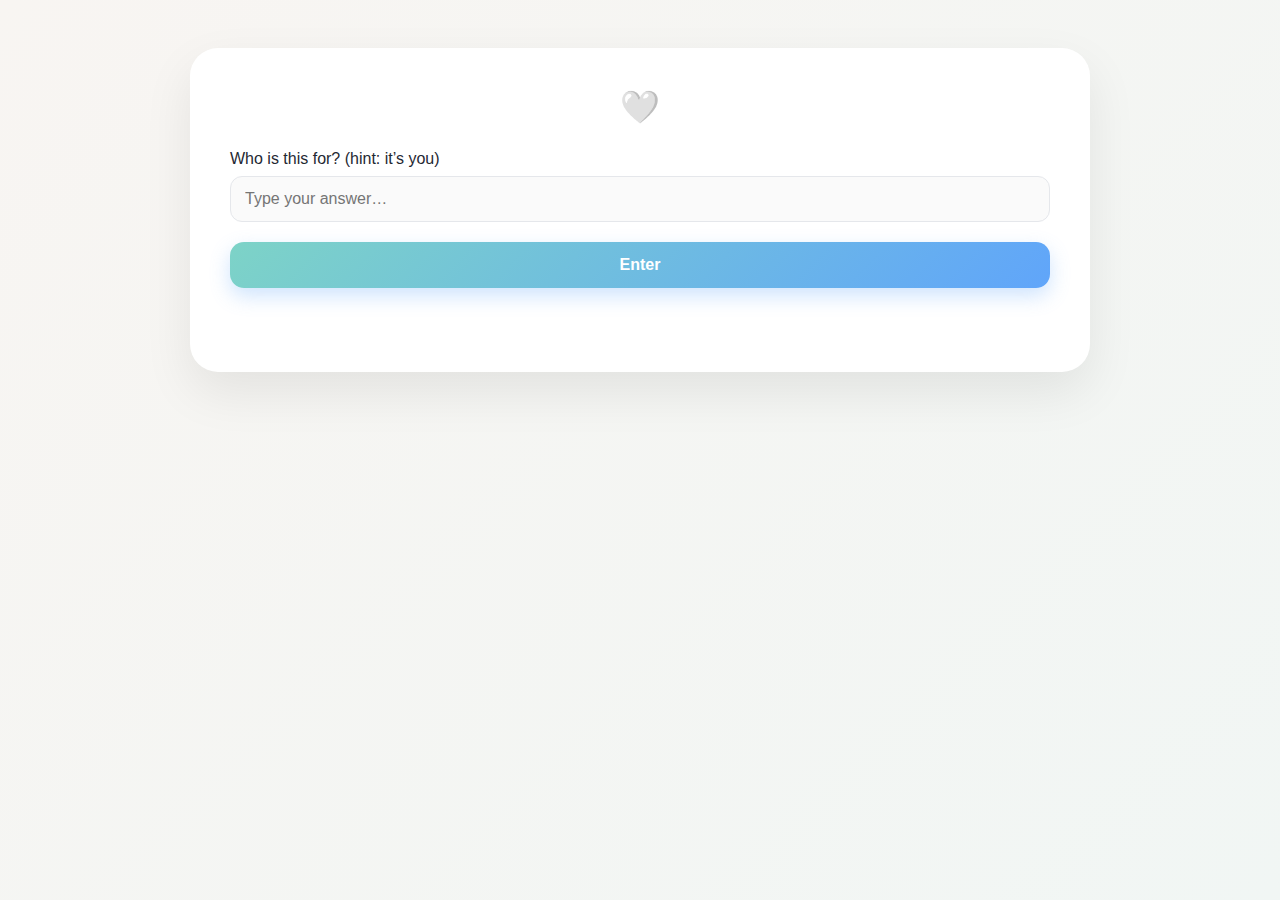
<file: index.html>
<!DOCTYPE html>
<html>
<head>
  <meta charset="UTF-8" />
  <meta name="viewport" content="width=device-width, initial-scale=1" />
  <title>For You 🤍</title>
  <link rel="stylesheet" href="style.css" />
</head>
<body>
<div class="app">
  <h1>🤍</h1>
  <p>Who is this for? (hint: it’s you)</p>
  <input id="answerInput" class="input" placeholder="Type your answer…" />
  <button class="primary" onclick="checkAnswer()">Enter</button>
  <p id="gateMessage" class="subtitle"></p>
</div>

<script src="script.js"></script>
</body>
</html>
</file>
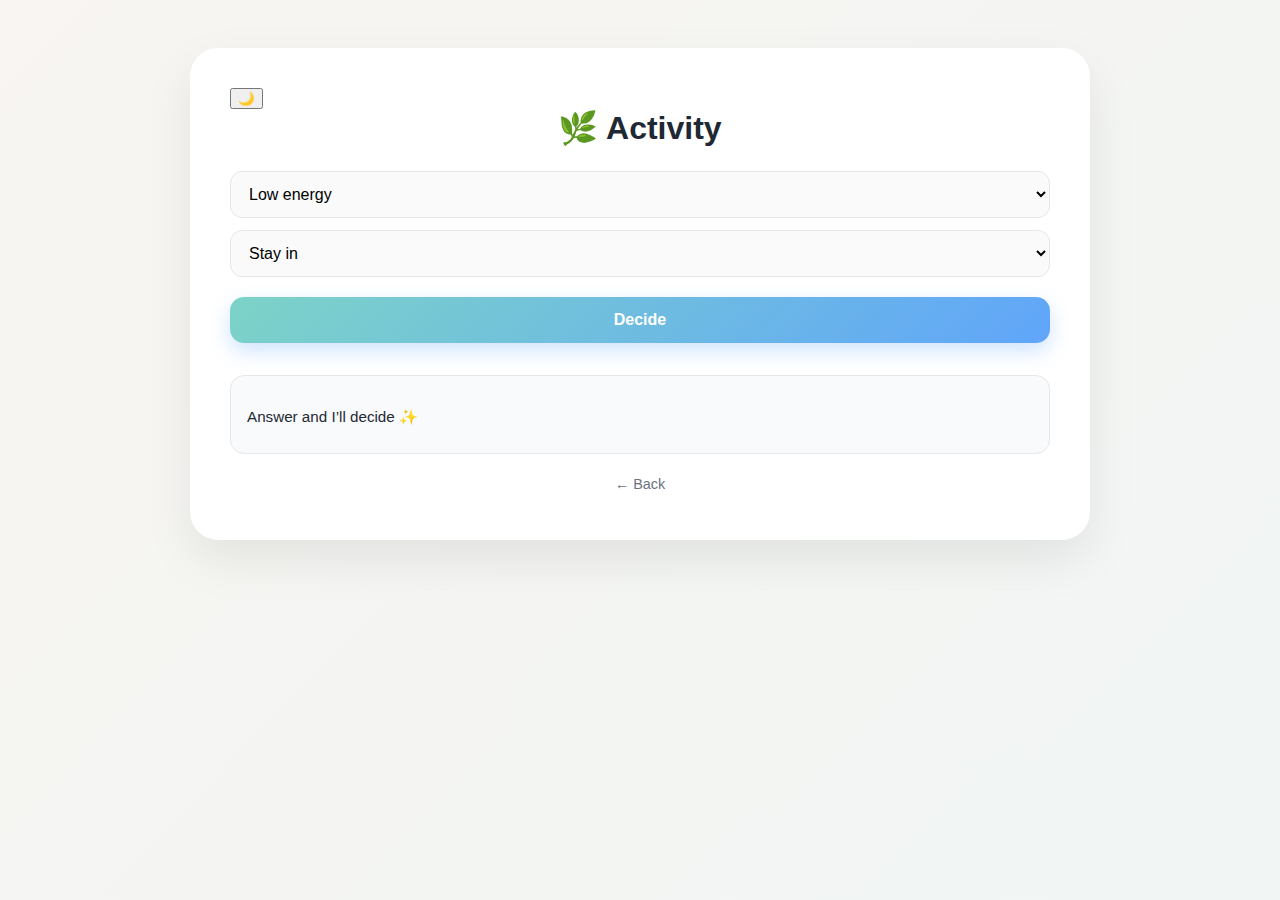
<file: activity.html>
<!DOCTYPE html>
<html>
<head>
  <meta charset="UTF-8" />
  <meta name="viewport" content="width=device-width, initial-scale=1" />
  <title>Activity</title>
  <link rel="stylesheet" href="style.css" />
</head>
<body>
<div class="app">
  <button class="icon-btn" onclick="toggleDark()">🌙</button>
  <h1>🌿 Activity</h1>

  <select id="actEnergy" class="input">
    <option value="low">Low energy</option>
    <option value="medium">Medium</option>
    <option value="high">High</option>
  </select>

  <select id="actPlace" class="input">
    <option value="in">Stay in</option>
    <option value="out">Go out</option>
  </select>

  <button class="primary" onclick="decideActivity()">Decide</button>

  <div class="result-box">
    <p id="activityResult">Answer and I’ll decide ✨</p>
  </div>

  <a href="home.html">← Back</a>
</div>

<script src="script.js"></script>
</body>
</html>
</file>
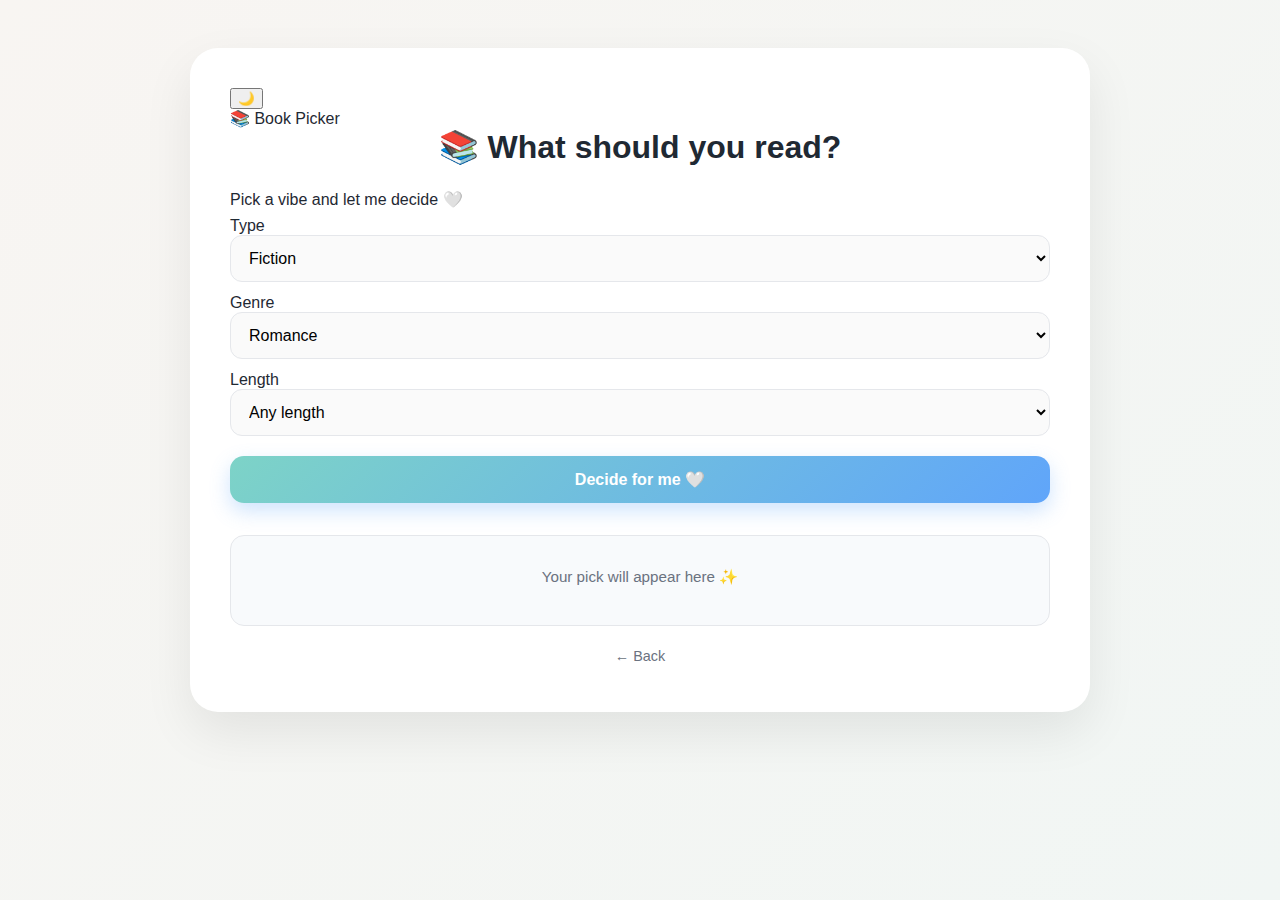
<file: book.html>
<!DOCTYPE html>
<html lang="en">
<head>
  <meta charset="UTF-8" />
  <meta name="viewport" content="width=device-width, initial-scale=1" />
  <title>Book Picker</title>
  <link rel="stylesheet" href="style.css" />
</head>
<body>
  <div class="app">
    <header class="topbar">
      <div class="left">
        <button class="icon-btn" onclick="toggleDark()">🌙</button>
      </div>
      <div class="center">📚 Book Picker</div>
      <div class="right"></div>
    </header>

    <h1>📚 What should you read?</h1>
    <p>Pick a vibe and let me decide 🤍</p>

    <label for="bookType">Type</label>
    <select id="bookType" class="input">
      <option value="fiction">Fiction</option>
      <option value="nonfiction">Non-Fiction</option>
    </select>

    <label for="bookGenre">Genre</label>
    <select id="bookGenre" class="input">
      <!-- Fiction -->
      <option value="romance">Romance</option>
      <option value="fantasy">Fantasy</option>
      <option value="mystery">Mystery</option>
      <option value="literary">Literary</option>

      <!-- Non-Fiction -->
      <option value="selfhelp">Self-Help</option>
      <option value="history">History</option>

      <!-- Fallback -->
      <option value="any">Surprise me</option>
    </select>

    <label for="bookLength">Length</label>
    <select id="bookLength" class="input">
      <option value="any">Any length</option>
      <option value="short">Shorter</option>
      <option value="long">Longer</option>
    </select>

    <button class="primary" onclick="decideBook()">Decide for me 🤍</button>

    <div class="result-box">
      <p id="bookResult" class="subtitle">Your pick will appear here ✨</p>
    </div>

    <a href="home.html">← Back</a>
  </div>

  <script src="script.js"></script>
</body>
</html>
</file>
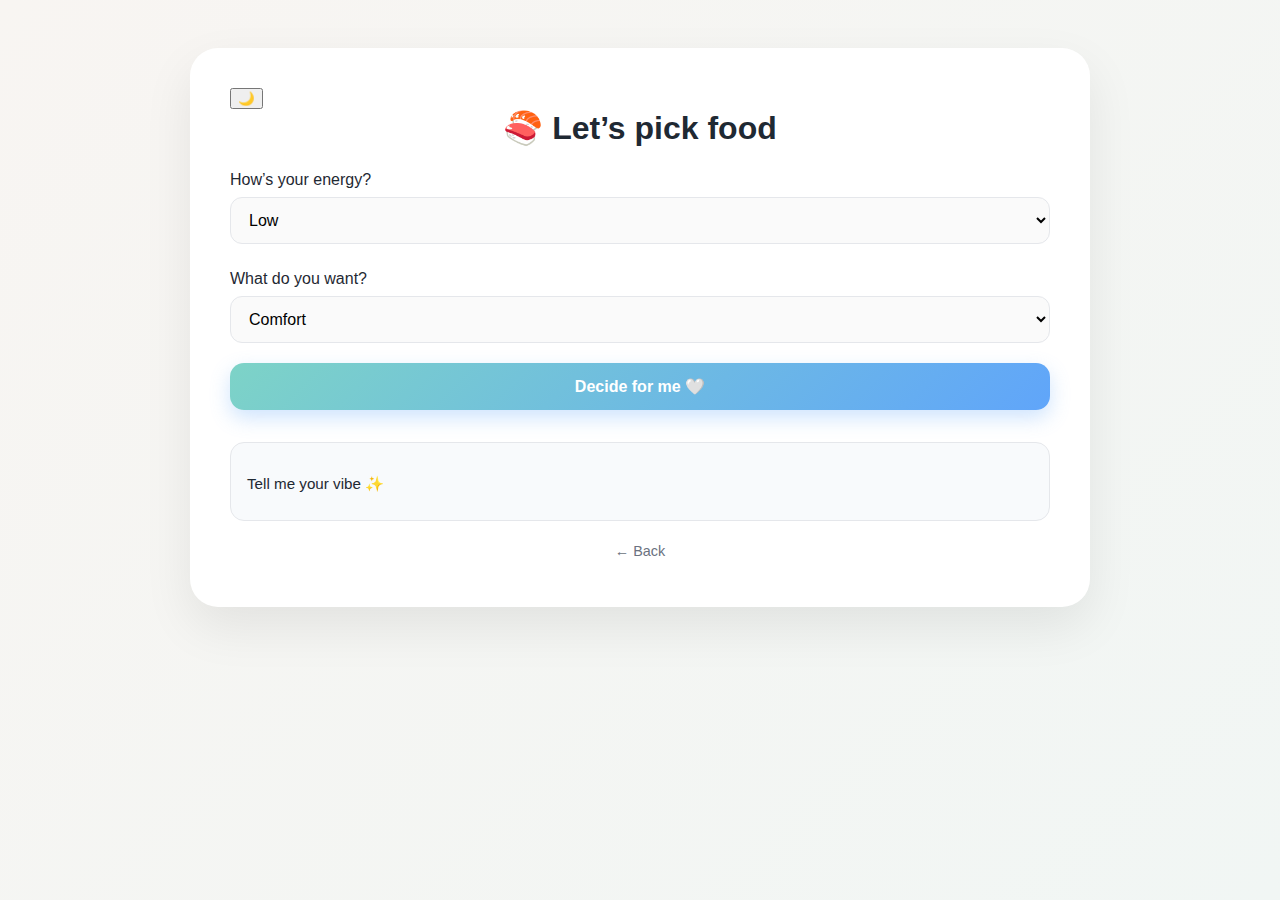
<file: food.html>
<!DOCTYPE html>
<html>
<head>
  <meta charset="UTF-8" />
  <meta name="viewport" content="width=device-width, initial-scale=1" />
  <title>Food</title>
  <link rel="stylesheet" href="style.css" />
</head>
<body>
<div class="app">
  <button class="icon-btn" onclick="toggleDark()">🌙</button>

  <h1>🍣 Let’s pick food</h1>

  <p>How’s your energy?</p>
  <select id="foodEnergy" class="input">
    <option value="low">Low</option>
    <option value="medium">Medium</option>
    <option value="high">High</option>
  </select>

  <p>What do you want?</p>
  <select id="foodVibe" class="input">
    <option value="comfort">Comfort</option>
    <option value="fresh">Fresh</option>
    <option value="new">Something new</option>
  </select>

  <button class="primary" onclick="decideFood()">Decide for me 🤍</button>

  <div class="result-box">
    <p id="foodResult">Tell me your vibe ✨</p>
  </div>

  <a href="home.html">← Back</a>
</div>

<script src="script.js"></script>
</body>
</html>
</file>
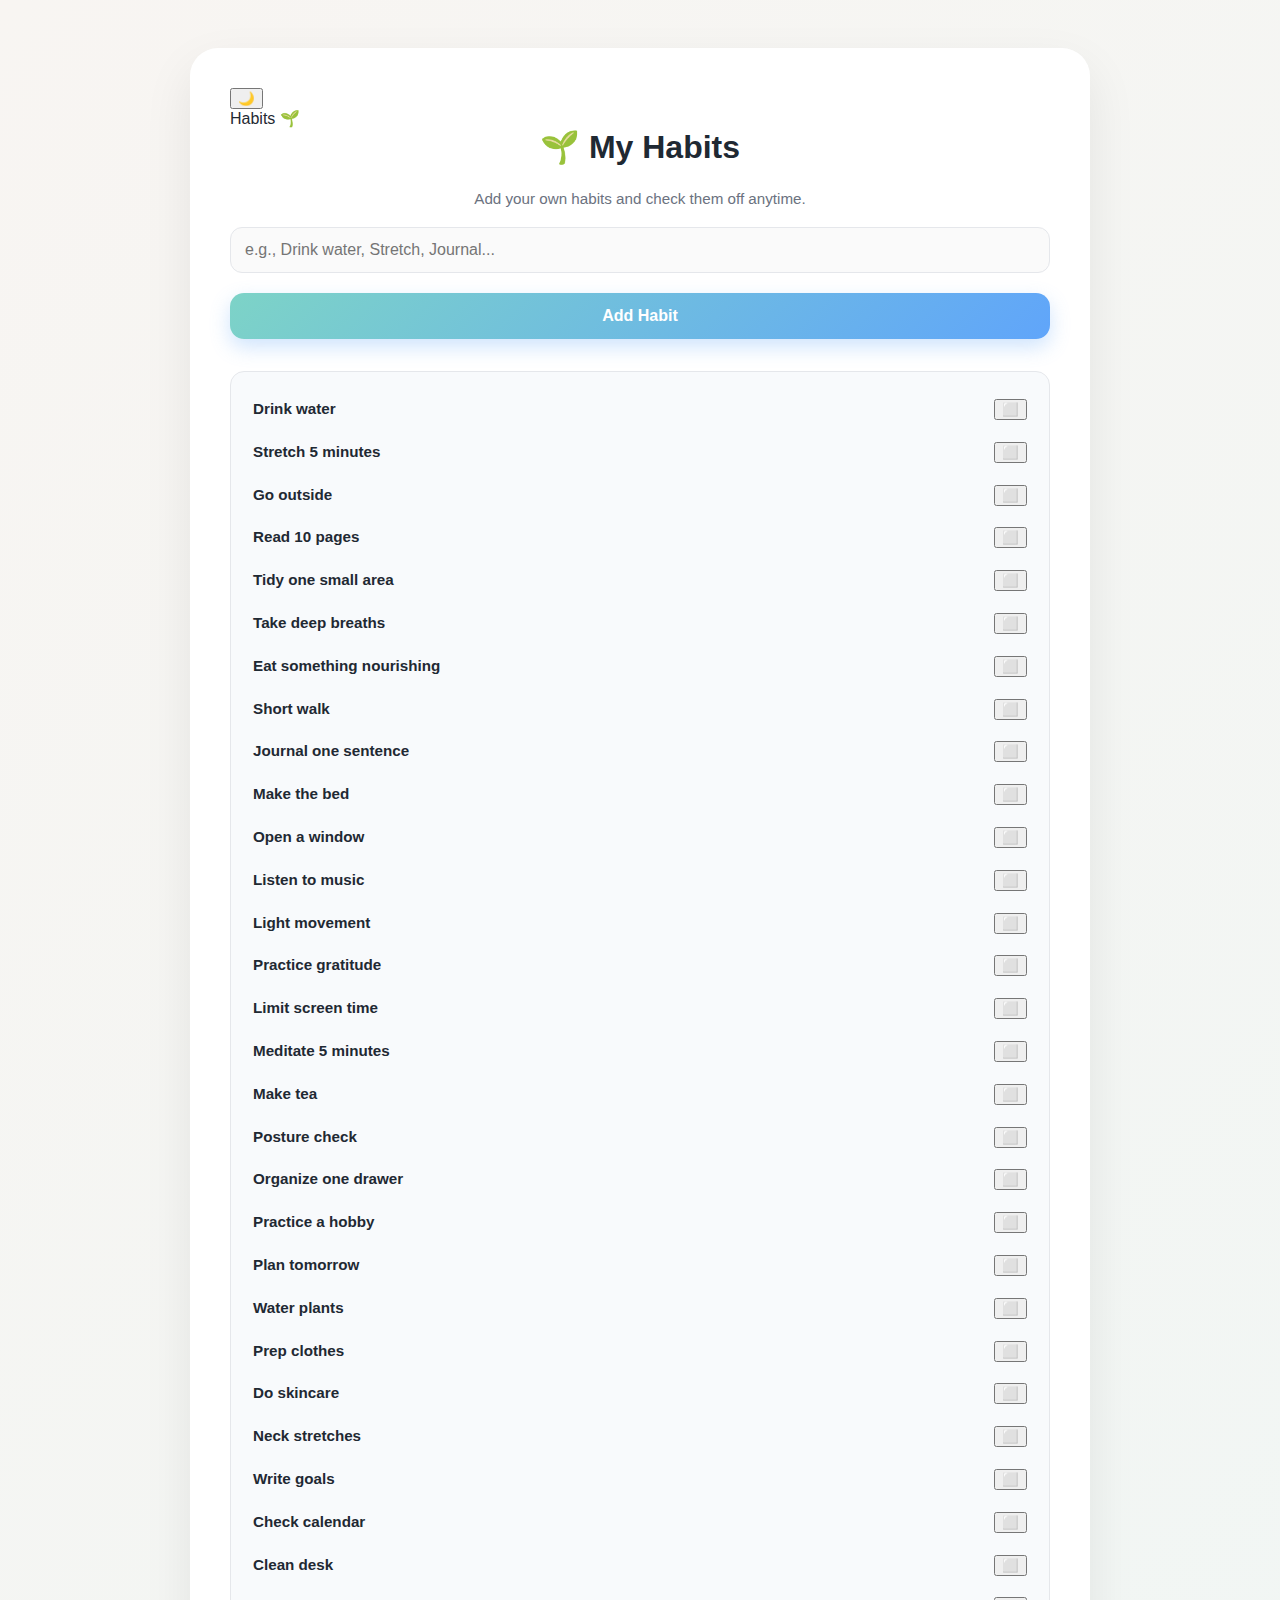
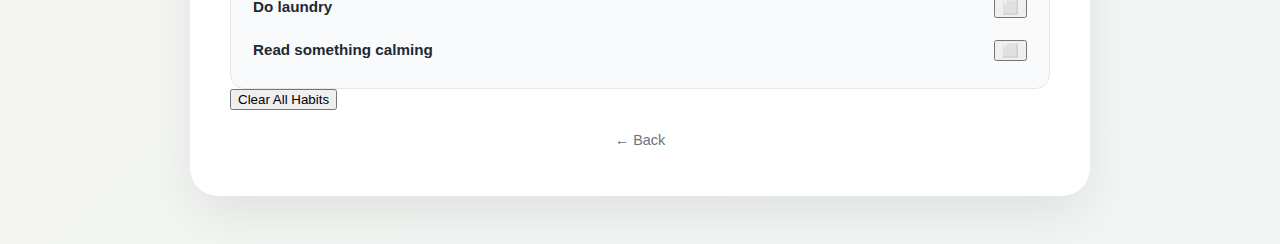
<file: habits.html>
<!DOCTYPE html>
<html lang="en">
<head>
  <meta charset="UTF-8" />
  <meta name="viewport" content="width=device-width, initial-scale=1" />
  <title>Habits</title>
  <link rel="stylesheet" href="style.css" />
</head>
<body>
<div class="app">
  <header class="topbar">
    <div class="left">
      <button class="icon-btn" onclick="toggleDark()">🌙</button>
    </div>
    <div class="center">Habits 🌱</div>
    <div class="right"></div>
  </header>

  <h1>🌱 My Habits</h1>
  <p class="subtitle">Add your own habits and check them off anytime.</p>

  <input id="newHabitInput" class="input" placeholder="e.g., Drink water, Stretch, Journal..." />
  <button class="primary" onclick="addHabit()">Add Habit</button>

  <div class="result-box">
    <div id="habitsList"></div>
  </div>

  <button class="ghost" onclick="clearHabits()">Clear All Habits</button>

  <a href="home.html" class="ghost">← Back</a>
</div>

<script src="script.js"></script>
<script>renderHabits();</script>
</body>
</html>
</file>
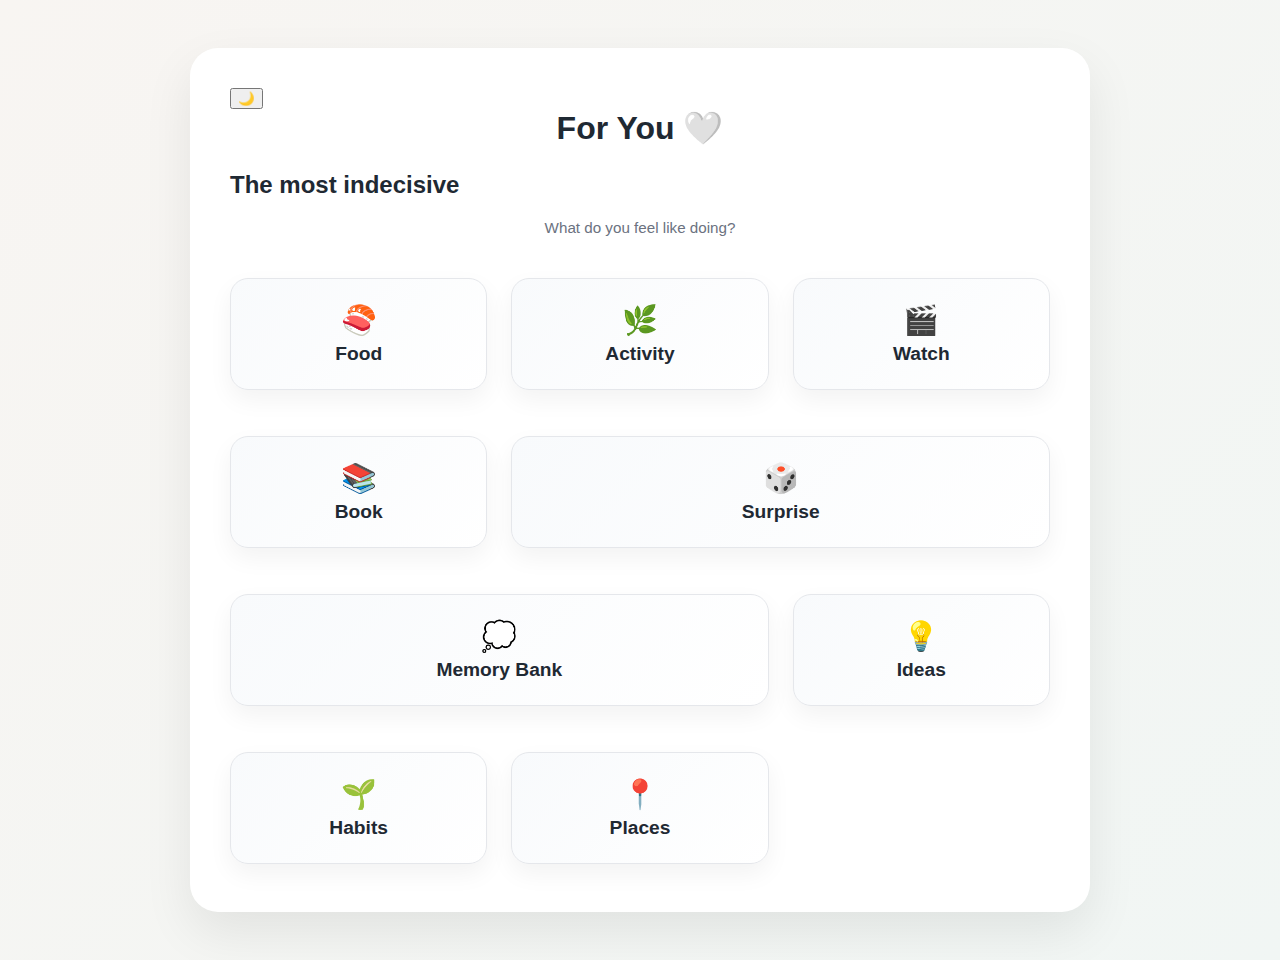
<file: home.html>
<!DOCTYPE html>
<html>
<head>
  <meta charset="UTF-8" />
  <meta name="viewport" content="width=device-width, initial-scale=1" />
  <title>For You 🤍</title>
  <link rel="stylesheet" href="style.css" />
</head>
<body>
<div class="app">
  <header class="header">
    <button class="icon-btn" onclick="toggleDark()">🌙</button>
    <h1>For You 🤍</h1>
    <h2> The most indecisive </h2></h2>
    <p class="subtitle">What do you feel like doing?</p>
  </header>

  <div class="grid">
    <a class="card" href="food.html"><div class="icon">🍣</div><h3>Food</h3></a>
    <a class="card" href="activity.html"><div class="icon">🌿</div><h3>Activity</h3></a>
    <a class="card" href="movie.html"><div class="icon">🎬</div><h3>Watch</h3></a>
    <a class="card" href="book.html"><div class="icon">📚</div><h3>Book</h3></a>
    <a class="card wide" href="surprise.html"><div class="icon">🎲</div><h3>Surprise</h3></a>
    <a class="card wide" href="memories.html"><div class="icon">💭</div><h3>Memory Bank</h3></a>
    <a class="card" href="ideas.html"><div class="icon">💡</div><h3>Ideas</h3></a>
    <a class="card" href="habits.html"><div class="icon">🌱</div><h3>Habits</h3></a>
    <a class="card" href="places.html"><div class="icon">📍</div><h3>Places</h3></a>
  </div>
</div>

<script src="script.js"></script>
</body>
</html>
</file>
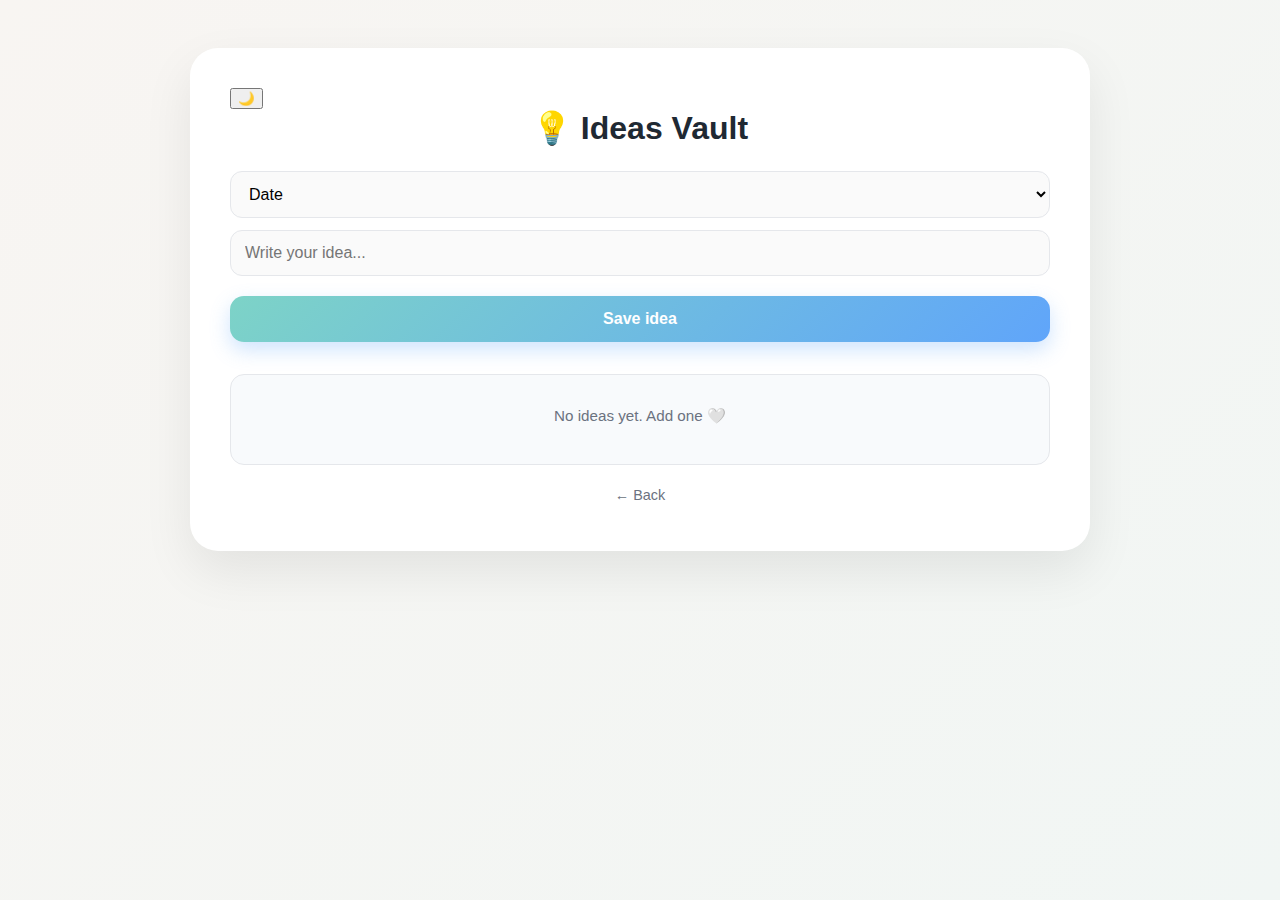
<file: ideas.html>
<!DOCTYPE html>
<html>
<head>
  <meta charset="UTF-8" />
  <meta name="viewport" content="width=device-width, initial-scale=1" />
  <title>Ideas</title>
  <link rel="stylesheet" href="style.css" />
</head>
<body>
<div class="app">
  <button class="icon-btn" onclick="toggleDark()">🌙</button>
  <h1>💡 Ideas Vault</h1>

  <select id="ideaTag" class="input">
    <option value="date">Date</option>
    <option value="travel">Travel</option>
    <option value="gift">Gift</option>
    <option value="project">Project</option>
    <option value="random">Random</option>
  </select>

  <input id="ideaText" class="input" placeholder="Write your idea..." />
  <button class="primary" onclick="addIdea()">Save idea</button>

  <div class="result-box">
    <div id="ideasList"></div>
  </div>

  <a href="home.html">← Back</a>
</div>

<script src="script.js"></script>
<script>renderIdeas();</script>
</body>
</html>
</file>
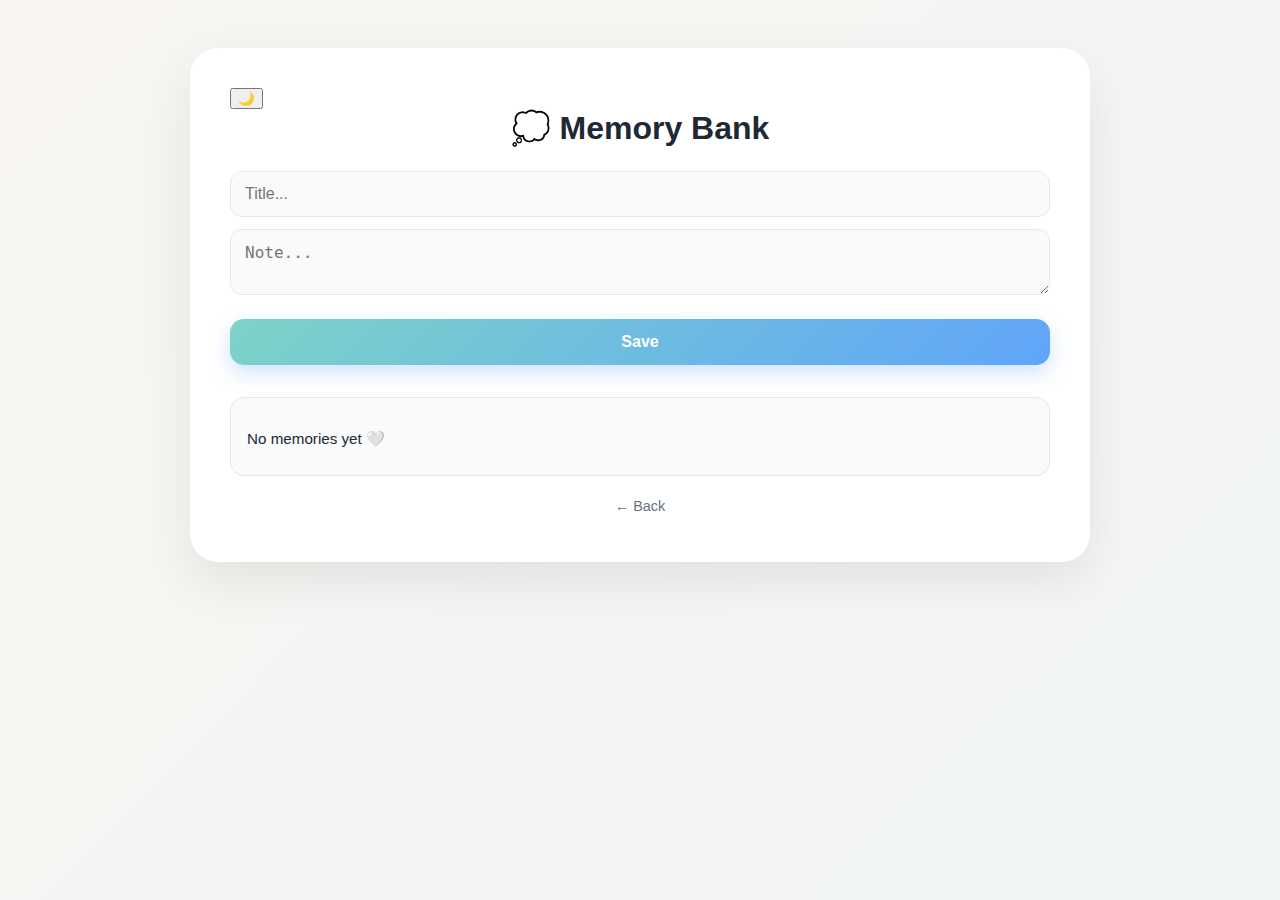
<file: memories.html>
<!DOCTYPE html>
<html>
<head>
  <meta charset="UTF-8" />
  <meta name="viewport" content="width=device-width, initial-scale=1" />
  <title>Memories</title>
  <link rel="stylesheet" href="style.css" />
</head>
<body>
<div class="app">
  <button class="icon-btn" onclick="toggleDark()">🌙</button>
  <h1>💭 Memory Bank</h1>

  <input id="memoryTitle" class="input" placeholder="Title..." />
  <textarea id="memoryNote" class="input" placeholder="Note..."></textarea>
  <button class="primary" onclick="addMemory()">Save</button>

  <div class="result-box">
    <div id="memoryList"></div>
  </div>

  <a href="home.html">← Back</a>
</div>

<script src="script.js"></script>
<script>renderMemories();</script>
</body>
</html>
</file>
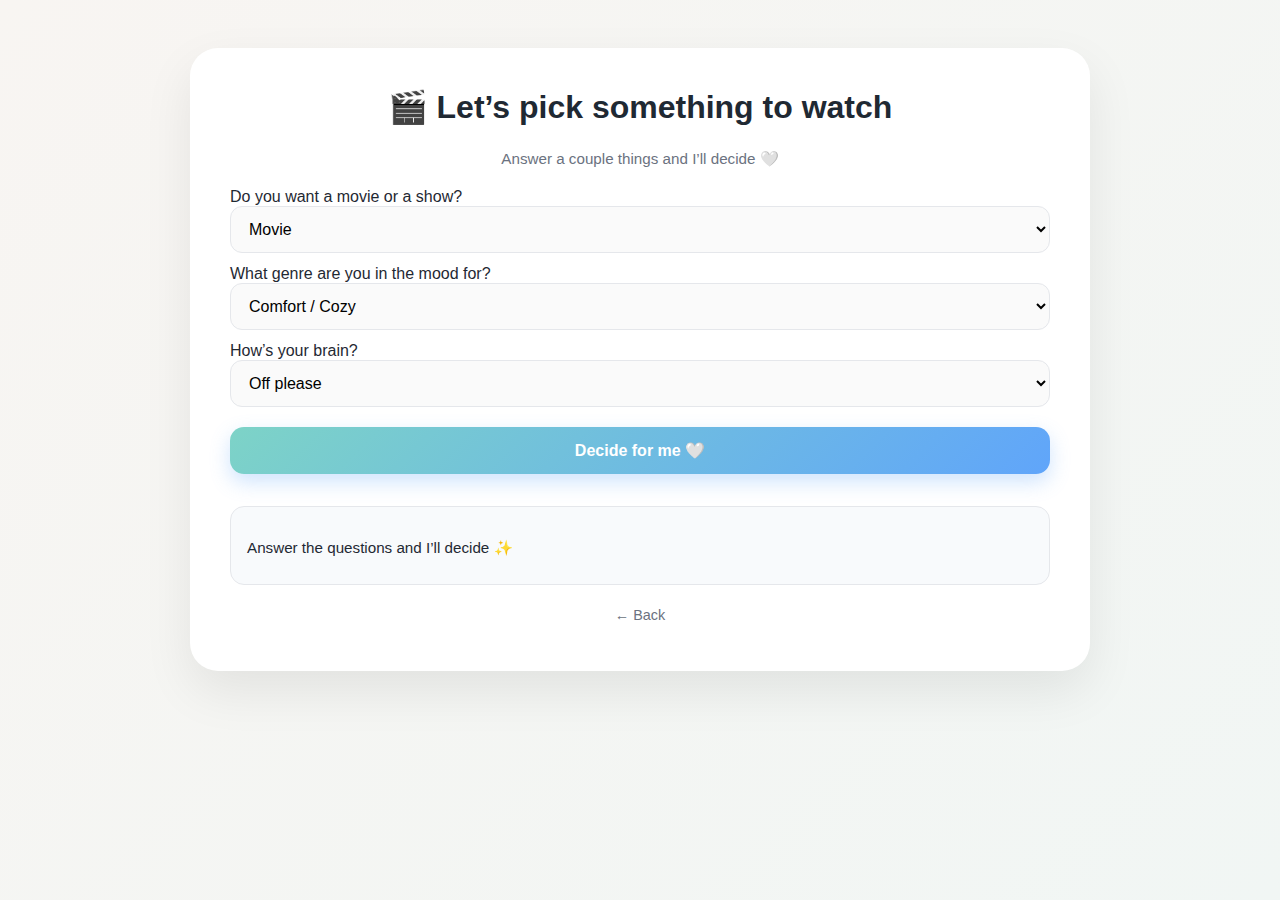
<file: movie.html>
<!DOCTYPE html>
<html>
<head>
  <meta charset="UTF-8" />
  <meta name="viewport" content="width=device-width, initial-scale=1" />
  <title>Pick Something to Watch</title>
  <link rel="stylesheet" href="style.css" />
</head>
<body>
<div class="app">
  <h1>🎬 Let’s pick something to watch</h1>
  <p class="subtitle">Answer a couple things and I’ll decide 🤍</p>

  <label for="watchType">Do you want a movie or a show?</label>
  <select id="watchType" class="input">
    <option value="movie">Movie</option>
    <option value="show">Show</option>
  </select>

  <label for="genreMood">What genre are you in the mood for?</label>
  <select id="genreMood" class="input">
    <option value="comfort">Comfort / Cozy</option>
    <option value="fun">Fun / Entertaining</option>
    <option value="interesting">Interesting / Thoughtful</option>
  </select>

  <label for="movieBrain">How’s your brain?</label>
  <select id="movieBrain" class="input">
    <option value="off">Off please</option>
    <option value="normal">Normal</option>
    <option value="engaged">I can think</option>
  </select>

  <button class="primary" onclick="decideMovie()">Decide for me 🤍</button>

  <div class="result-box">
    <p id="movieResult">Answer the questions and I’ll decide ✨</p>
    <div id="saveActions" style="display:none; margin-top:10px;">
      <button class="primary" onclick="savePick('want')">💾 Save to “Want to watch”</button>
      <button class="ghost" onclick="savePick('watched')">✅ Mark as “Already watched”</button>
    </div>
  </div>

  <a href="home.html" class="ghost">← Back</a>
</div>

<script src="script.js"></script>
</body>
</html>
</file>
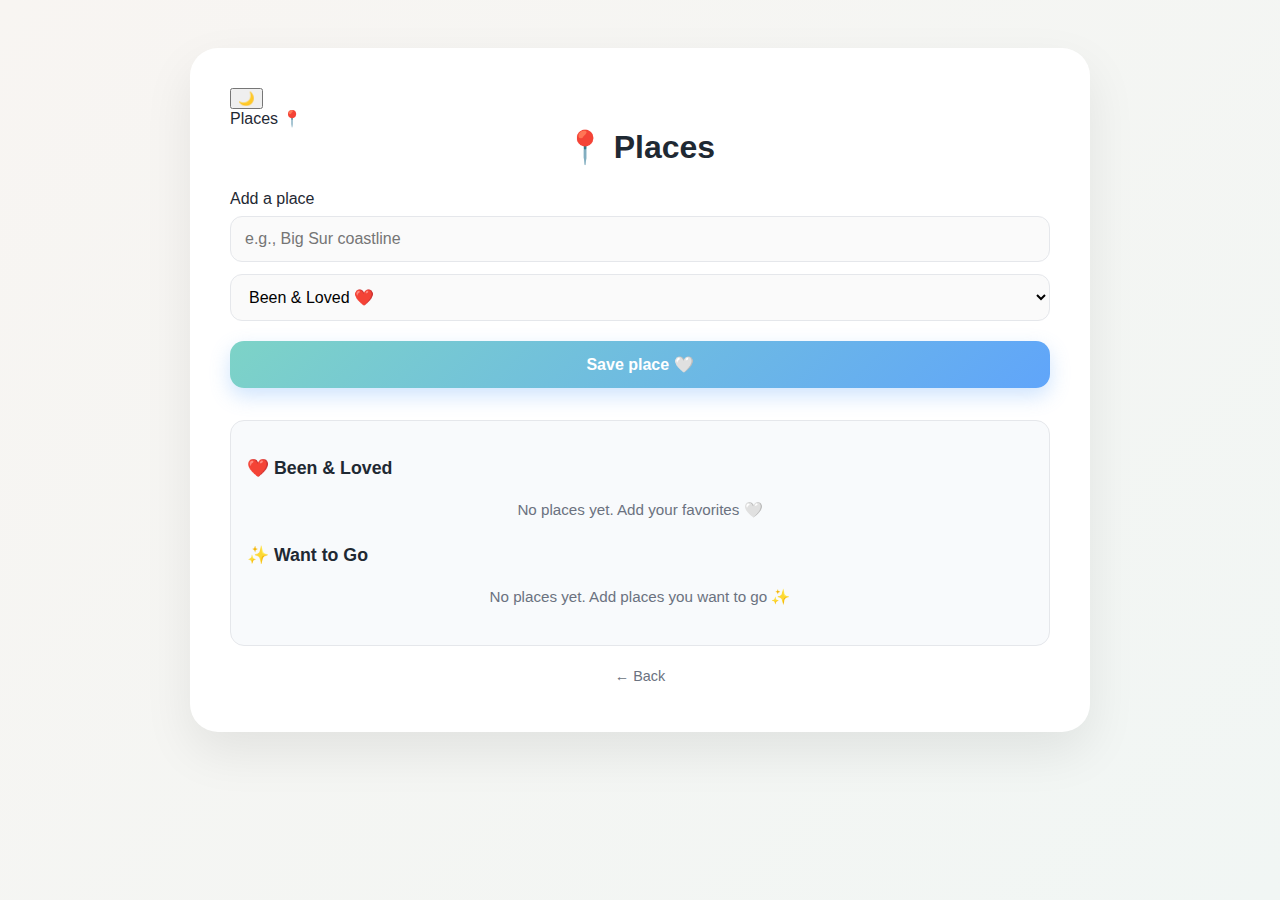
<file: places.html>
<!DOCTYPE html>
<html>
<head>
  <meta charset="UTF-8" />
  <meta name="viewport" content="width=device-width, initial-scale=1" />
  <title>Places</title>
  <link rel="stylesheet" href="style.css" />
</head>
<body>
<div class="app">
  <header class="topbar">
    <div class="left">
      <button class="icon-btn" onclick="toggleDark()">🌙</button>
    </div>
    <div class="center">Places 📍</div>
    <div class="right"></div>
  </header>

  <h1>📍 Places</h1>

  <p>Add a place</p>
  <input id="placeName" class="input" placeholder="e.g., Big Sur coastline" />

  <select id="placeType" class="input" title="Place type" aria-label="Place type">
    <option value="loved">Been & Loved ❤️</option>
    <option value="want">Want to Go ✨</option>
  </select>

  <button class="primary" onclick="addPlace()">Save place 🤍</button>

  <div class="result-box">
    <h3>❤️ Been & Loved</h3>
    <div id="placesLoved" class="list"></div>

    <h3 style="margin-top:16px;">✨ Want to Go</h3>
    <div id="placesWant" class="list"></div>
  </div>

  <a href="home.html" class="ghost">← Back</a>
</div>

<script src="script.js"></script>
<script>
  renderPlaces();
</script>
</body>
</html>
</file>
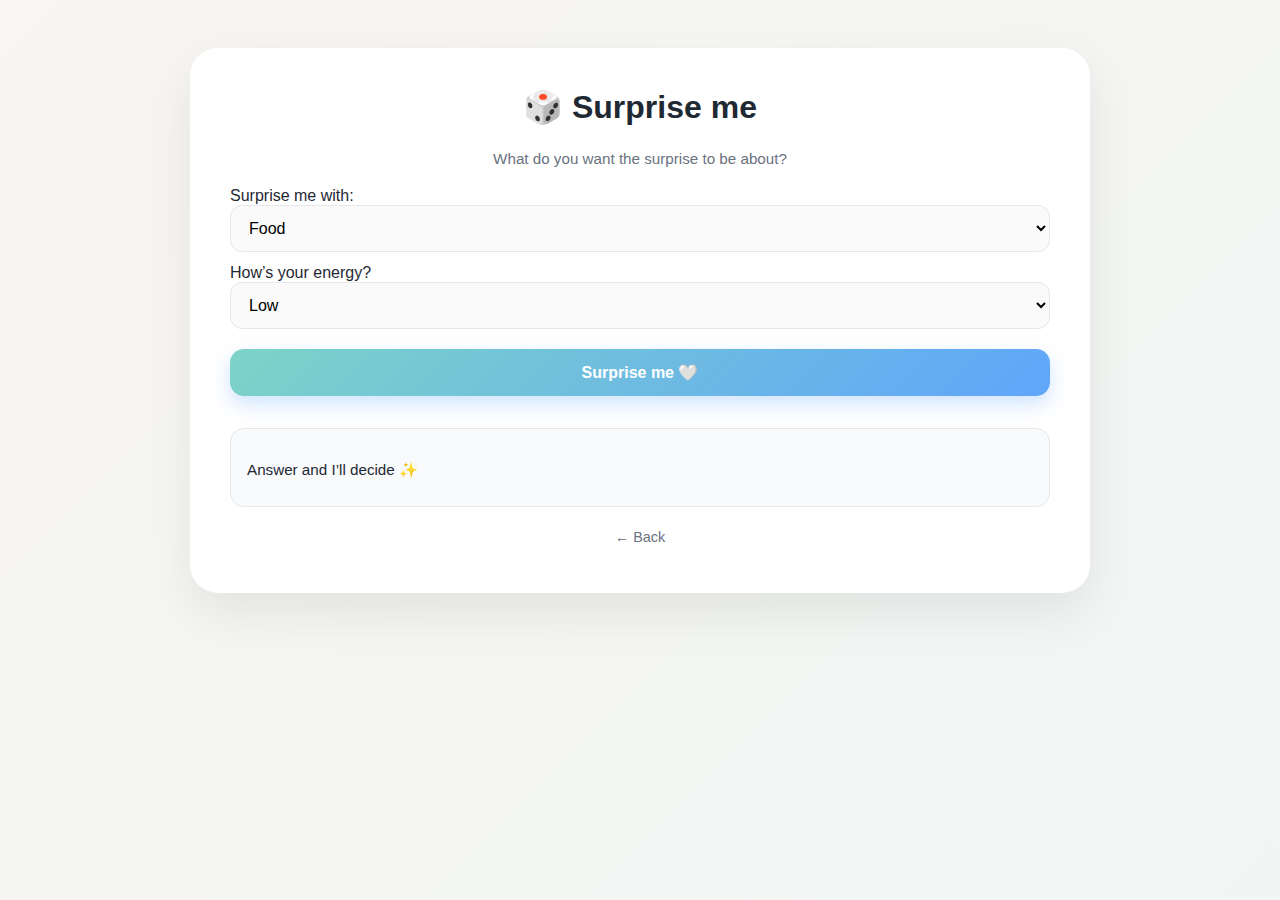
<file: surprise.html>
<!DOCTYPE html>
<html>
<head>
  <meta charset="UTF-8" />
  <meta name="viewport" content="width=device-width, initial-scale=1" />
  <title>Surprise</title>
  <link rel="stylesheet" href="style.css" />
</head>
<body>
<div class="app">
  <h1>🎲 Surprise me</h1>
  <p class="subtitle">What do you want the surprise to be about?</p>

  <label for="surpriseTopic">Surprise me with:</label>
  <select id="surpriseTopic" class="input">
    <option value="food">Food</option>
    <option value="watch">Movie / Show</option>
    <option value="activity">Activity</option>
    <option value="book">Book</option>
    <option value="anything">Anything</option>
  </select>

  <label for="surpriseEnergy">How’s your energy?</label>
  <select id="surpriseEnergy" class="input">
    <option value="low">Low</option>
    <option value="medium">Medium</option>
    <option value="high">High</option>
  </select>

  <button class="primary" onclick="decideSurprise()">Surprise me 🤍</button>

  <div class="result-box">
    <p id="surpriseResult">Answer and I’ll decide ✨</p>
  </div>

  <a href="home.html" class="ghost">← Back</a>
</div>

<script src="script.js"></script>
</body>
</html>
</file>
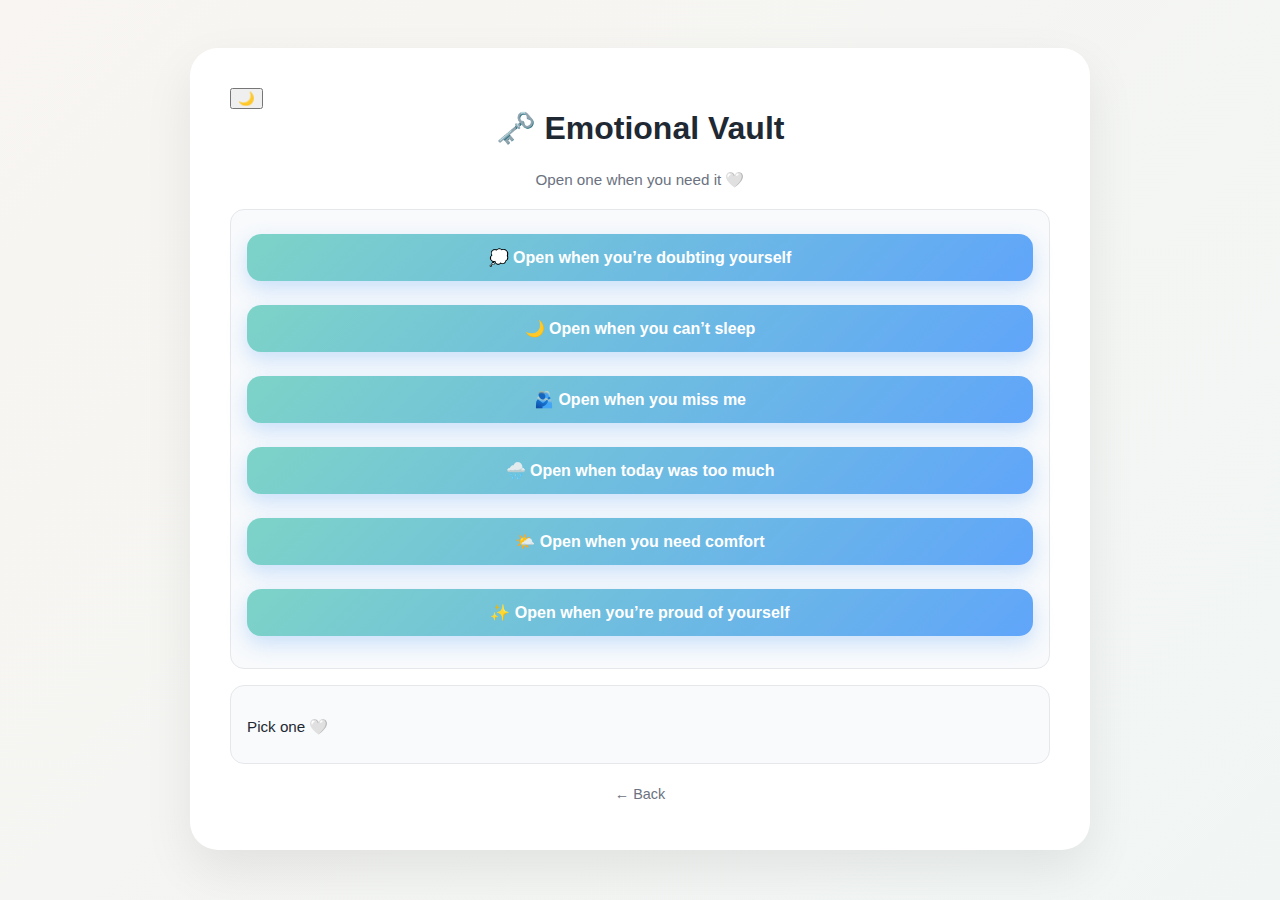
<file: vault.html>
<!DOCTYPE html>
<html lang="en">
<head>
  <meta charset="UTF-8" />
  <meta name="viewport" content="width=device-width, initial-scale=1" />
  <title>Emotional Vault</title>
  <link rel="stylesheet" href="style.css" />
</head>
<body>
<div class="app">
  <button class="icon-btn" onclick="toggleDark()">🌙</button>

  <h1>🗝️ Emotional Vault</h1>
  <p class="subtitle">Open one when you need it 🤍</p>

  <div class="result-box">
    <button class="primary" onclick="openVault('doubt')">💭 Open when you’re doubting yourself</button>
    <button class="primary" onclick="openVault('sleep')">🌙 Open when you can’t sleep</button>
    <button class="primary" onclick="openVault('miss')">🫂 Open when you miss me</button>
    <button class="primary" onclick="openVault('overwhelmed')">🌧️ Open when today was too much</button>
    <button class="primary" onclick="openVault('comfort')">🌤️ Open when you need comfort</button>
    <button class="primary" onclick="openVault('proud')">✨ Open when you’re proud of yourself</button>
  </div>

  <div class="result-box" style="margin-top:16px;">
    <p id="vaultResult">Pick one 🤍</p>
  </div>

  <a href="home.html">← Back</a>
</div>

<script src="script.js"></script>
</body>
</html>
</file>
<file: style.css>
/* ===== Reset & Base ===== */
* {
  box-sizing: border-box;
}

html, body {
  max-width: 100%;
  overflow-x: hidden;
}

body {
  margin: 0;
  font-family: -apple-system, BlinkMacSystemFont, "Segoe UI", Roboto, Inter, Helvetica, Arial, sans-serif;
  background: linear-gradient(135deg, #f8f5f2, #f1f6f4);
  min-height: 100vh;
  display: flex;
  justify-content: center;
  align-items: flex-start; 
  color: #1f2933;
  padding: 24px 12px; 
}

/* ===== App Container ===== */
.app {
  width: 100%;
  max-width: 420px; 
  background: white;
  border-radius: 20px;
  padding: 28px 24px 32px; 
  box-shadow: 0 20px 50px rgba(0,0,0,0.08);
  animation: fadeIn 0.35s ease;
  margin: 0 auto;
}

/* ===== Animations ===== */
@keyframes fadeIn {
  from { opacity: 0; transform: translateY(8px); }
  to { opacity: 1; transform: translateY(0); }
}

/* ===== Headings ===== */
h1 {
  margin: 0 0 16px;
  font-size: 1.6rem;
  font-weight: 700;
  text-align: center;
}

.subtitle {
  text-align: center;
  color: #6b7280;
  margin-bottom: 20px;
  font-size: 0.95rem;
}

/* ===== Text ===== */
p {
  margin: 14px 0 8px; /* 👈 more vertical rhythm */
  font-weight: 500;
}

/* ===== Inputs ===== */
.input,
input,
select {
  width: 100%;
  padding: 13px 14px;
  border-radius: 12px;
  border: 1px solid #e5e7eb;
  font-size: 1rem;
  background: #fafafa;
  transition: border 0.2s, box-shadow 0.2s;
  margin-bottom: 12px; 
}

.input:focus,
input:focus,
select:focus {
  outline: none;
  border-color: #7dd3c7;
  box-shadow: 0 0 0 3px rgba(125, 211, 199, 0.25);
  background: white;
}

/* ===== Buttons ===== */
.primary {
  width: 100%;
  margin-top: 8px;
  margin-bottom: 16px; 
  padding: 14px 16px;
  border-radius: 14px;
  border: none;
  font-size: 1rem;
  font-weight: 600;
  cursor: pointer;
  background: linear-gradient(135deg, #7dd3c7, #60a5fa);
  color: white;
  transition: transform 0.1s ease, box-shadow 0.1s ease;
  box-shadow: 0 8px 20px rgba(96, 165, 250, 0.3);
}

.primary:hover {
  transform: translateY(-1px);
  box-shadow: 0 12px 24px rgba(96, 165, 250, 0.35);
}

.primary:active {
  transform: translateY(0);
}

/* ===== Result Box ===== */
.result-box {
  margin-top: 16px;
  padding: 16px;
  border-radius: 14px;
  background: #f8fafc;
  border: 1px solid #e5e7eb;
  font-size: 0.95rem;
  line-height: 1.5;
}

/* ===== Lists ===== */
.list-item {
  display: grid;
  grid-template-columns: 1fr auto;
  gap: 12px;
  align-items: center;
  padding: 10px 6px;
}

/* ===== Back Link ===== */
a {
  display: block;
  margin-top: 22px;
  text-align: center;
  text-decoration: none;
  color: #6b7280;
  font-size: 0.9rem;
}

a:hover {
  text-decoration: underline;
}

/* ===== Dashboard Grid ===== */
.grid {
  display: grid;
  grid-template-columns: 1fr 1fr;
  gap: 16px;
}

.card {
  background: linear-gradient(135deg, #f8fafc, #ffffff);
  border-radius: 18px;
  padding: 18px 16px;
  text-decoration: none;
  color: inherit;
  border: 1px solid #e5e7eb;
  box-shadow: 0 10px 25px rgba(0,0,0,0.05);
  transition: transform 0.15s ease, box-shadow 0.15s ease;
  display: flex;
  flex-direction: column;
  gap: 6px;
}

.card .icon {
  font-size: 1.8rem;
}

.card h3 {
  margin: 0;
  font-size: 1.05rem;
  font-weight: 600;
}

.card p {
  margin: 0;
  font-size: 0.85rem;
  color: #6b7280;
  font-weight: 400;
}

.card:hover {
  transform: translateY(-2px);
  box-shadow: 0 14px 30px rgba(0,0,0,0.08);
}

.card:active {
  transform: translateY(0);
}

.card.wide {
  grid-column: span 2;
}

/* ================== DARK MODE ================== */
body.dark {
  background: #0b1220;
  color: #e5e7eb;
}

body.dark .app {
  background: #0f172a;
  box-shadow: 0 20px 50px rgba(0,0,0,0.35);
}

body.dark .input,
body.dark input,
body.dark select {
  background: #111827;
  border-color: #334155;
  color: #e5e7eb;
}

body.dark .result-box {
  background: #111827;
  border-color: #334155;
  color: #e5e7eb;
}

body.dark a {
  color: #cbd5e1;
}

body.dark .subtitle {
  color: #9ca3af;
}

/* ================== MOBILE ================== */
@media (max-width: 480px) {
  body {
    padding: 0;
  }

  .app {
    border-radius: 0;
    min-height: 100vh;
    max-width: 100%;
    box-shadow: none;
    padding: 24px 20px 28px;
  }

  h1 {
    font-size: 1.4rem;
  }
}

/* iOS safe area */
.app {
  padding-bottom: env(safe-area-inset-bottom);
  padding-left: env(safe-area-inset-left);
  padding-right: env(safe-area-inset-right);
}
/* ================== DESKTOP LAYOUT FIX ================== */
@media (min-width: 900px) {
  body {
    padding: 48px 32px;
  }

  .app {
    max-width: 900px;        
    padding: 40px 40px 48px; 
    border-radius: 28px;
  }

  h1 {
    font-size: 2rem;
    margin-bottom: 24px;
  }

  .grid {
    grid-template-columns: repeat(3, 1fr); 
    gap: 24px;
  }

  .card {
    padding: 24px 22px;
  }

  .card h3 {
    font-size: 1.2rem;
  }

  .card p {
    font-size: 0.95rem;
  }
}
/* ===== Emotional Vault Special Box ===== */
.vault-box {
  margin-top: 24px;
  min-height: 160px;
  display: flex;
  align-items: center;
  justify-content: center;
  text-align: center;
  font-size: 1.05rem;
  line-height: 1.6;
  padding: 24px;
}
</file>
